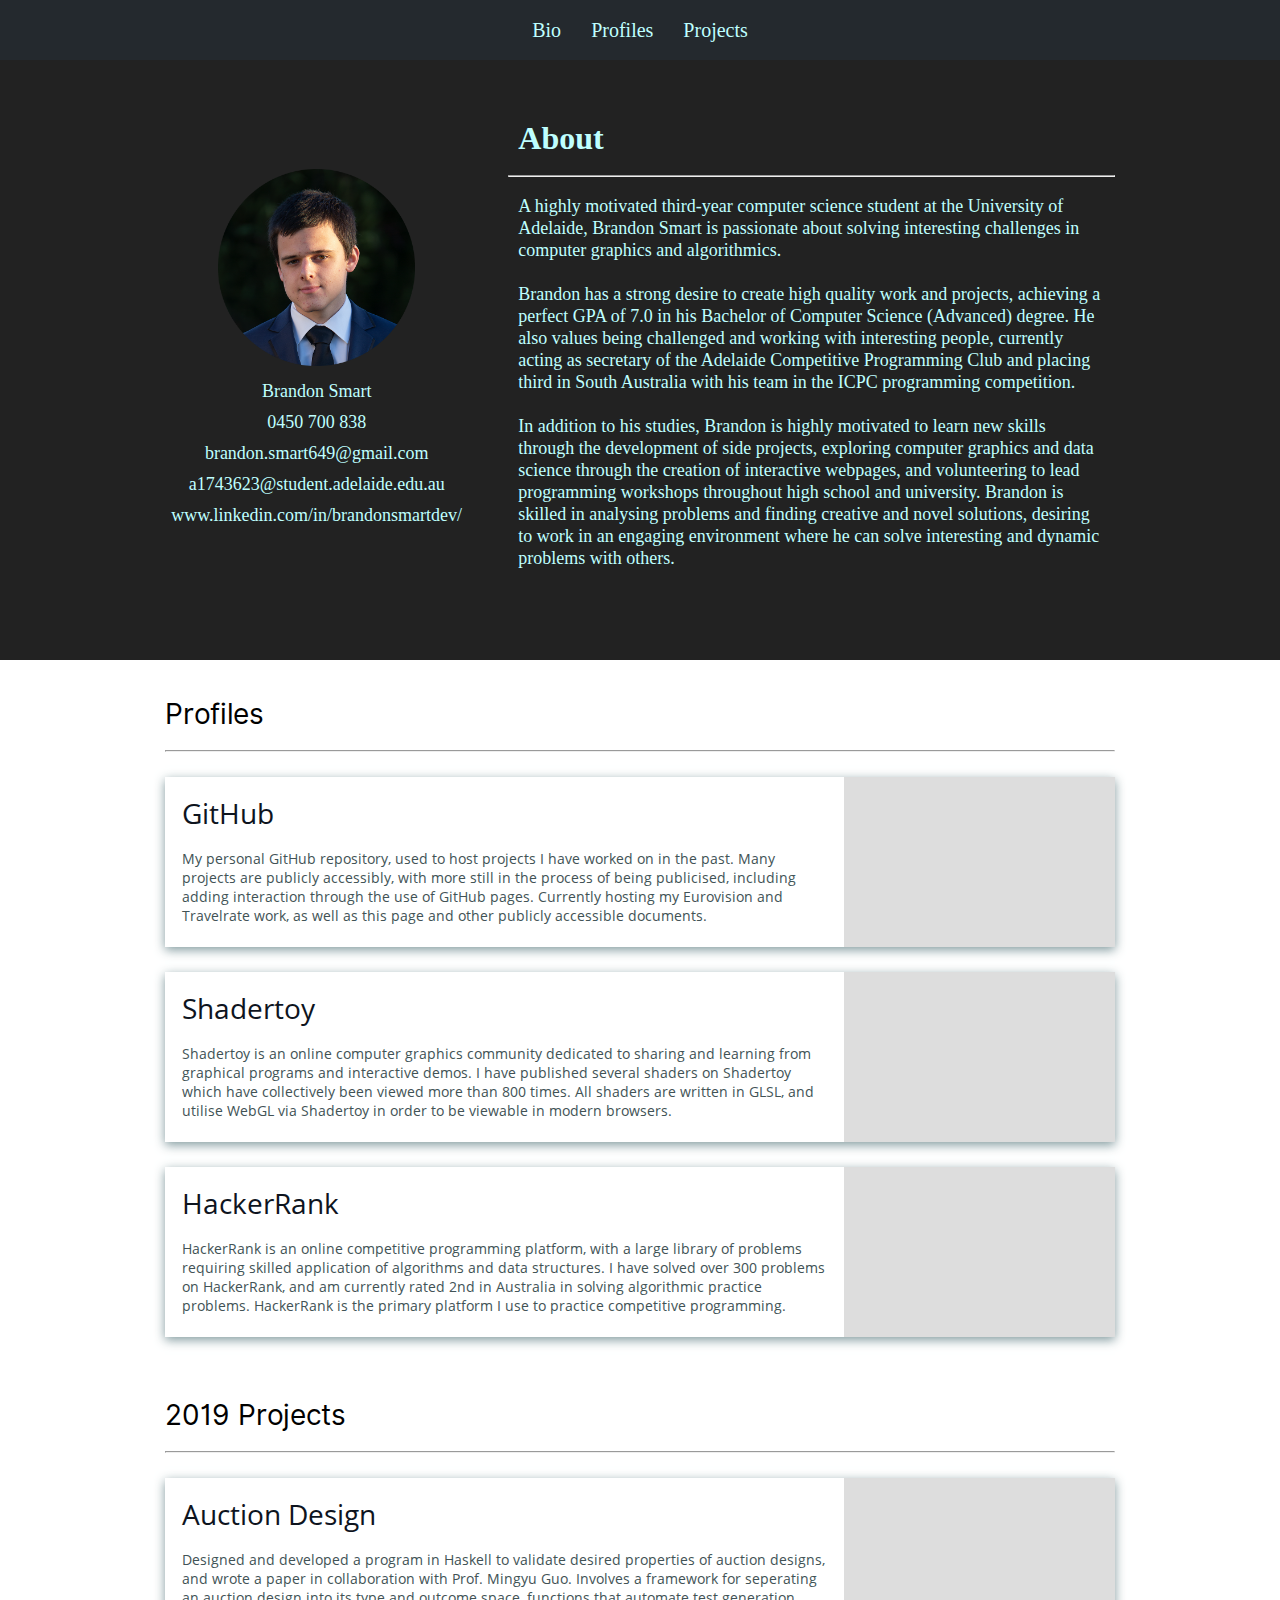
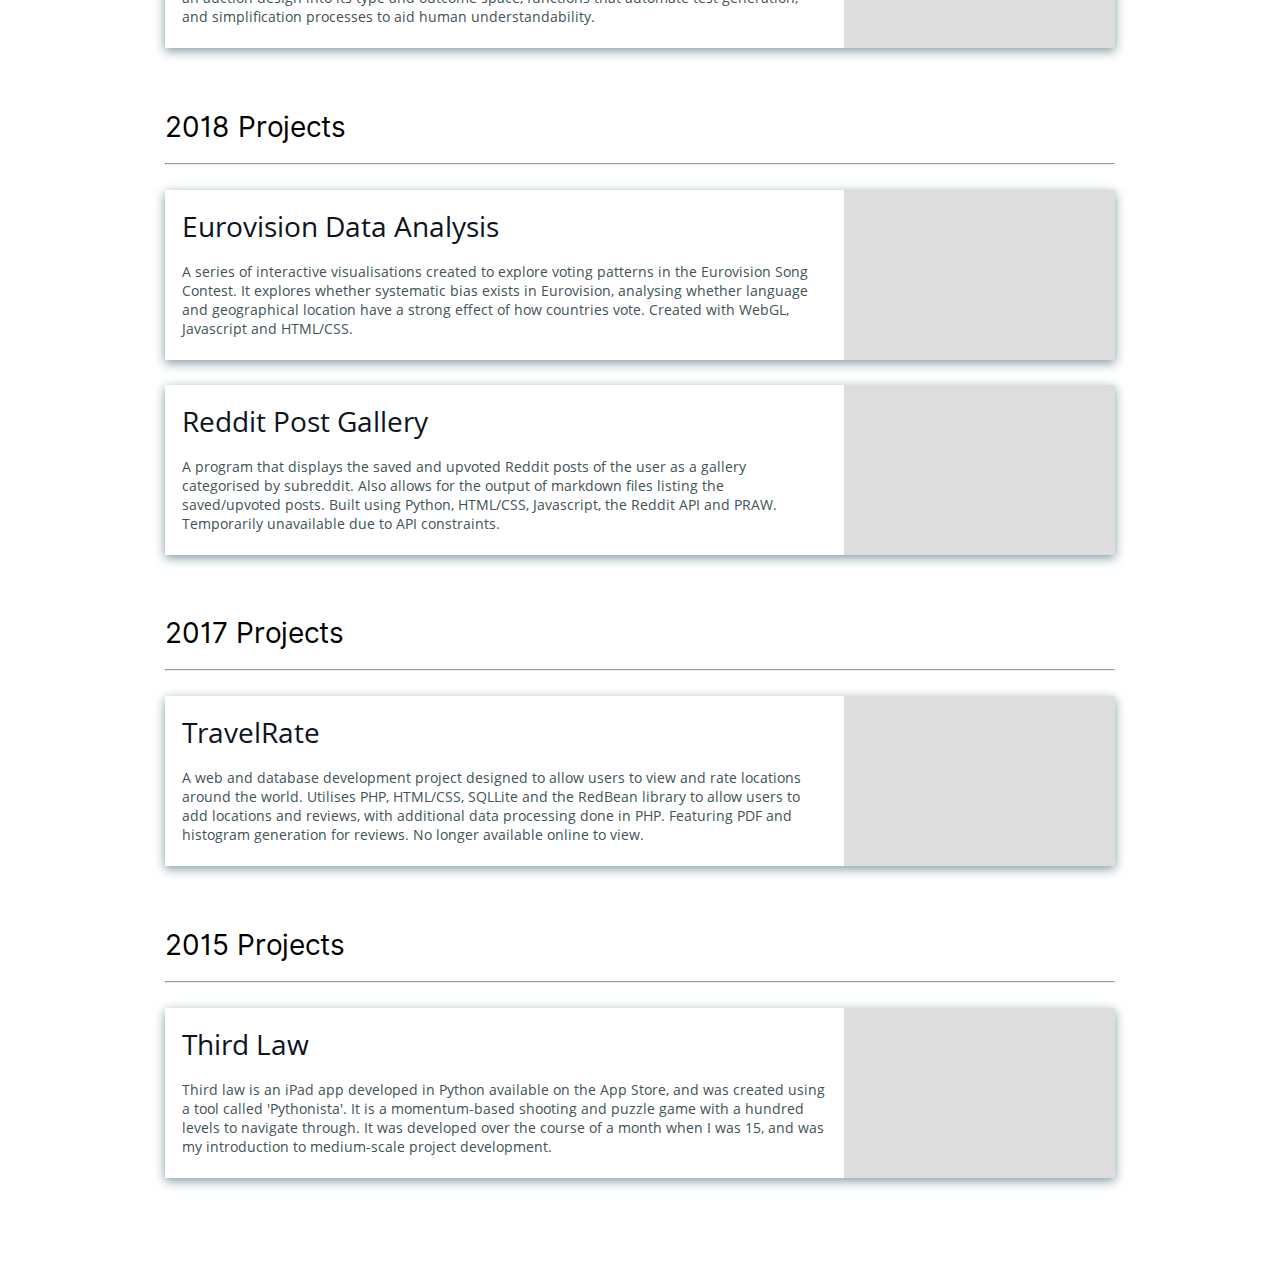
<file: index.html>
<!DOCTYPE html>
<html lang="en">
	<head>
		<meta charset="utf-8" />
		<link rel="stylesheet" type="text/css" href="resume_style.css">
		<title>Brandon Smart - Bio</title>
	</head>
	<body>

		<!-- Header -->

		<div id="header">
			<div id="headerLinkContainer">
				<a href="#bio"><div class="headerLink">Bio</div></a>
				<!-- <a href="#resume"><div class="headerLink">Resume</div></a> -->
				<a href="#profiles"><div class="headerLink">Profiles</div></a>
				<a href="#projects"><div class="headerLink">Projects</div></a>
				<!-- <div class="headerLink">Resume</div>
				<div class="headerLink">Profiles</div>
				<div class="headerLink">Projects</div> -->
			</div>
		</div>

		<!-- Bio Block -->
		<div id="bio">
			<div id="bioInfoBlock">
				<div id="bioProfile">
					<img id="bioProfileImage" src="Images/profile.png" alt="Image failed to load">
					<p class="bioProfileText"></p>
					<p class="bioProfileText">Brandon Smart</p>
					<p class="bioProfileText">0450 700 838</p>
					<p class="bioProfileText">brandon.smart649@gmail.com</p>
					<p class="bioProfileText">a1743623@student.adelaide.edu.au</p>
					<p class="bioProfileText">www.linkedin.com/in/brandonsmartdev/</p>
					<p class="bioProfileText"></p>
					<p class="bioProfileText"></p>
					
				</div>
				<div id="bioDescription">
					<h1 id="bioDescriptionHeading">About</h1>
					<hr id="bioDescriptionRule">
					<p id="bioDescriptionParagraph">
					A highly motivated third-year computer science student at the University of Adelaide, Brandon Smart is passionate about solving interesting challenges in computer graphics and algorithmics.
					<br />
					<br />
					Brandon has a strong desire to create high quality work and projects, achieving a perfect GPA of 7.0 in his Bachelor of Computer Science (Advanced) degree. He also values being challenged and working with interesting people, currently acting as secretary of the Adelaide Competitive Programming Club and placing third in South Australia with his team in the ICPC programming competition.
					<br />
					<br />
					In addition to his studies, Brandon is highly motivated to learn new skills through the development of side projects, exploring computer graphics and data science through the creation of interactive webpages, and volunteering to lead programming workshops throughout high school and university. Brandon is skilled in analysing problems and finding creative and novel solutions, desiring to work in an engaging environment where he can solve interesting and dynamic problems with others.
				</div>
			</div>
		</div>

		<br>

		<!-- Link Block -->
		<div id="linkBlock">

			<!-- Resume -->
			<!-- <a href="page.html" id="resume">
				<div class="linkItem">
					<div class="linkInfo">
						<h1 class="linkItemHeading">Resume</h1>
						<p class="linkItemParagraph">The most recent version of my resume can be found here. It includes my education experience, extra-curricular activity, side projects and key skills. A tailored version highlighted skills in desired areas is available upon request.</p>
					</div>
					<div class="linkImage"></div>
				</div>
			</a>
			<br> -->

			<!-- Profiles -->
			<h1 class="linkListHeading" id="profiles">Profiles</h1>
			<hr>
			<a href="https://github.com/brandonsmartdev/">
				<div class="linkItem">
					<div class="linkInfo">
						<h1 class="linkItemHeading">GitHub</h1>
						<p class="linkItemParagraph">My personal GitHub repository, used to host projects I have worked on in the past. Many projects are publicly accessibly, with more still in the process of being publicised, including adding interaction through the use of GitHub pages. Currently hosting my Eurovision and Travelrate work, as well as this page and other publicly accessible documents.</p>
					</div>
					<div class="linkImage"></div>
				</div>
			</a>
			<a href="https://www.shadertoy.com/user/Elyxian">
				<div class="linkItem">
					<div class="linkInfo">
						<h1 class="linkItemHeading">Shadertoy</h1>
						<p class="linkItemParagraph">Shadertoy is an online computer graphics community dedicated to sharing and learning from graphical programs and interactive demos. I have published several shaders on Shadertoy which have collectively been viewed more than 800 times. All shaders are written in GLSL, and utilise WebGL via Shadertoy in order to be viewable in modern browsers.</p>
					</div>
					<div class="linkImage"></div>
				</div>
			</a>
			<a href="https://www.hackerrank.com/brandonsmart">
				<div class="linkItem">
					<div class="linkInfo">
						<h1 class="linkItemHeading">HackerRank</h1>
						<p class="linkItemParagraph">HackerRank is an online competitive programming platform, with a large library of problems requiring skilled application of algorithms and data structures. I have solved over 300 problems on HackerRank, and am currently rated 2nd in Australia in solving algorithmic practice problems. HackerRank is the primary platform I use to practice competitive programming.</p>
					</div>
					<div class="linkImage"></div>
				</div>
			</a>
			<br>
			
			<!-- 2019 Projects -->
			<h1 class="linkListHeading" id="projects">2019 Projects</h1>
			<hr>
			<a href="auction-2018.pdf">
				<div class="linkItem">
					<div class="linkInfo">
						<h1 class="linkItemHeading">Auction Design</h1>
						<p class="linkItemParagraph">Designed and developed a program in Haskell to validate desired properties of auction designs, and wrote a paper in collaboration with Prof. Mingyu Guo. Involves a framework for seperating an auction design into its type and outcome space, functions that automate test generation, and simplification processes to aid human understandability. </p>
					</div>
					<div class="linkImage"></div>
				</div>
			</a>
			<br>

			<!-- 2018 Projects -->
			<h1 class="linkListHeading" id="projects">2018 Projects</h1>
			<hr>
			<a href="https://brandonsmartdev.github.io/eurovision/">
				<div class="linkItem">
					<div class="linkInfo">
						<h1 class="linkItemHeading">Eurovision Data Analysis</h1>
						<p class="linkItemParagraph">A series of interactive visualisations created to explore voting patterns in the Eurovision Song Contest. It explores whether systematic bias exists in Eurovision, analysing whether language and geographical location have a strong effect of how countries vote. Created with WebGL, Javascript and HTML/CSS.</p>
					</div>
					<div class="linkImage"></div>
				</div>
			</a>
			<!-- <a href="http://www.google.com"> -->
				<div class="linkItem">
					<div class="linkInfo">
						<h1 class="linkItemHeading">Reddit Post Gallery</h1>
						<p class="linkItemParagraph">A program that displays the saved and upvoted Reddit posts of the user as a gallery categorised by subreddit. Also allows for the output of markdown files listing the saved/upvoted posts. Built using Python, HTML/CSS, Javascript, the Reddit API and PRAW. Temporarily unavailable due to API constraints.</p>
					</div>
					<div class="linkImage"></div>
				</div>
			<!-- </a> -->
			<br>

			<!-- 2017 Projects -->
			<h1 class="linkListHeading">2017 Projects</h1>
			<hr>
			<!-- <a href="http://www.google.com"> -->
				<div class="linkItem">
					<div class="linkInfo">
						<h1 class="linkItemHeading">TravelRate</h1>
						<p class="linkItemParagraph">A web and database development project designed to allow users to view and rate locations around the world. Utilises PHP, HTML/CSS, SQLLite and the RedBean library to allow users to add locations and reviews, with additional data processing done in PHP. Featuring PDF and histogram generation for reviews. No longer available online to view.</p>
					</div>
					<div class="linkImage"></div>
				</div>
			<!-- </a> -->
			<br>

			<!-- 2015 Projects -->
			<h1 class="linkListHeading">2015 Projects</h1>
			<hr>
			<a href="https://itunes.apple.com/US/app/id1054853024">
				<div class="linkItem">
					<div class="linkInfo">
						<h1 class="linkItemHeading">Third Law</h1>
						<p class="linkItemParagraph">Third law is an iPad app developed in Python available on the App Store, and was created using a tool called 'Pythonista'. It is a momentum-based shooting and puzzle game with a hundred levels to navigate through. It was developed over the course of a month when I was 15, and was my introduction to medium-scale project development.</p>
					</div>
					<div class="linkImage"></div>
				</div>
			</a>
			<br>

		</div>
		
		<!-- Padding at bottom of page -->
		<br><br><br>

	</body>
</html>
</file>
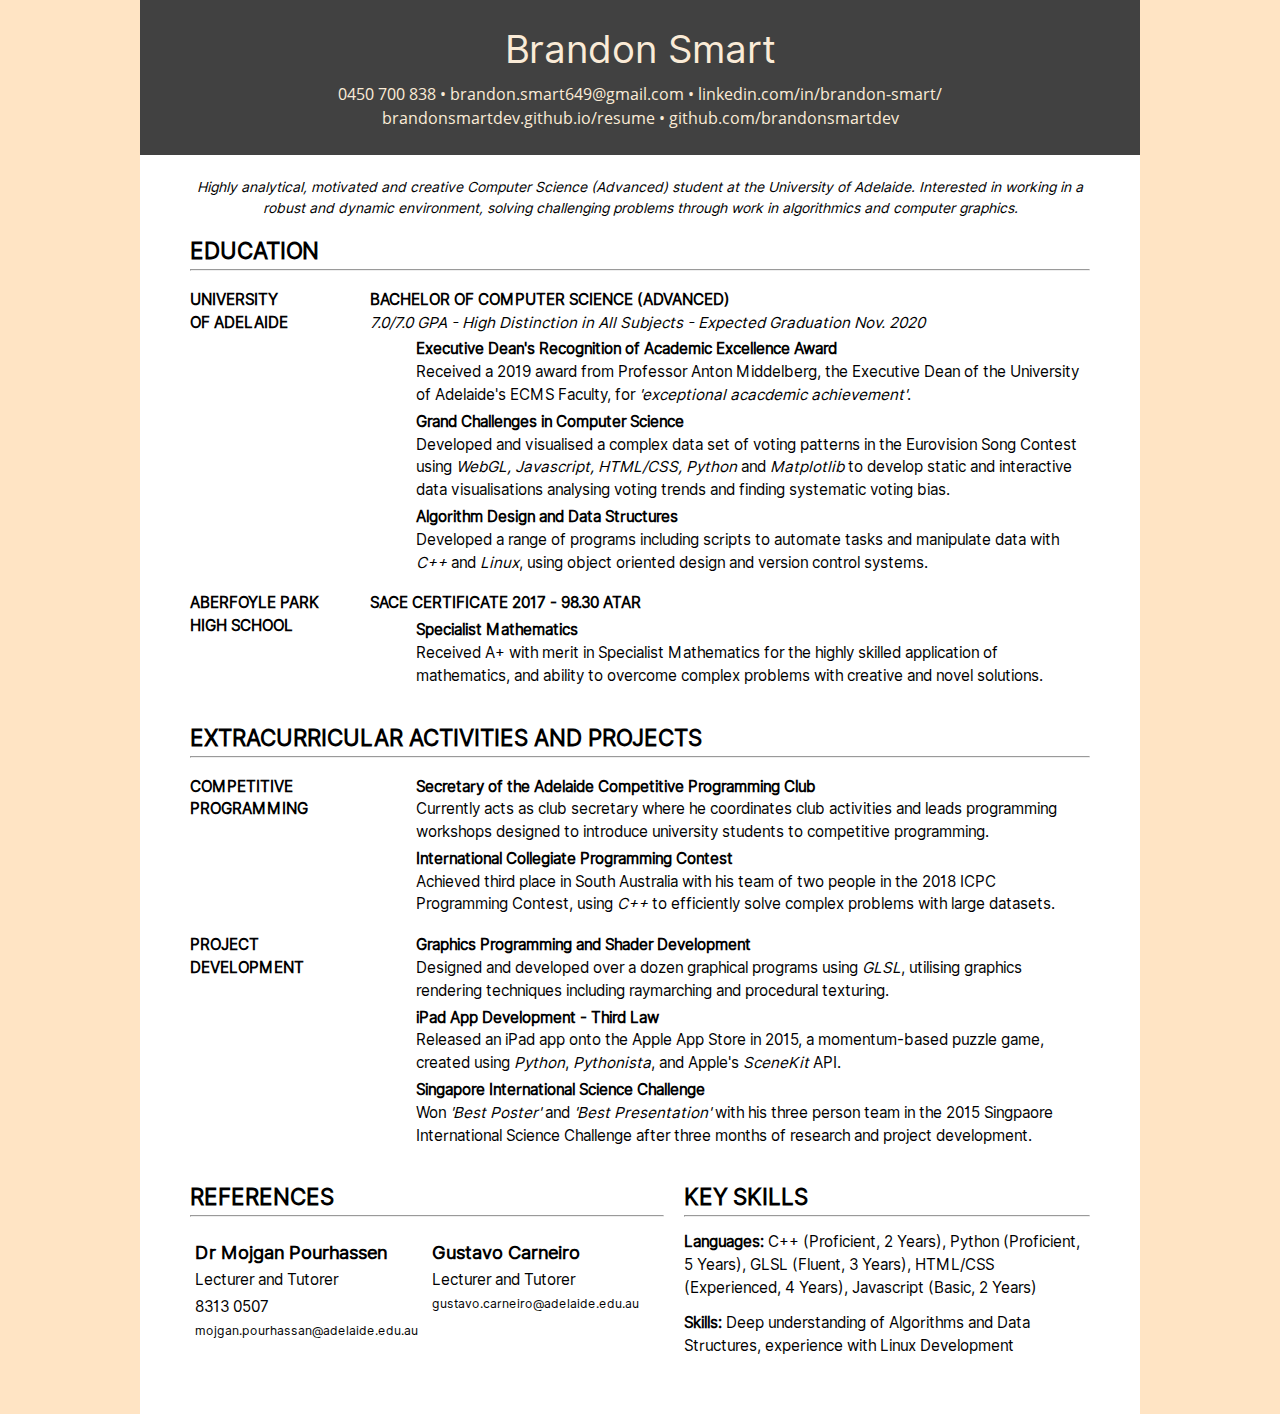
<file: page.html>
<!DOCTYPE html>
<html lang="en">
	<head>
		<meta charset="utf-8" />
		<link rel="stylesheet" type="text/css" href="page_style.css">
		<title>Brandon Smart - Resume</title>
	</head>
	<body>

		<div id="page">

			<!-- Bio Block -->
			<div id="bio">
				<div id="bioName">Brandon Smart</div>
				<div class="bioInfo">0450 700 838 • brandon.smart649@gmail.com • linkedin.com/in/brandon-smart/</div>
				<div class="bioInfo">brandonsmartdev.github.io/resume • github.com/brandonsmartdev</div>
			</div>

			<!-- Main Block -->
			<div id="mainBlock">

				<i id="introText">Highly analytical, motivated and creative Computer Science (Advanced) student at the University of Adelaide. Interested in working in a robust and dynamic environment, solving challenging problems through work in algorithmics and computer graphics.</i>

				<!-- <br /> -->
				<br />

				<h1 class="sectionHeading">EDUCATION</h1>
				<hr class="sectionRule"/>
				<div class="infoSection">
					<div class="leftText"><b>UNIVERSITY<br />OF ADELAIDE</b></div>
					<div class="rightText">
						<b>BACHELOR OF COMPUTER SCIENCE (ADVANCED)</b><br />
						<i>7.0/7.0 GPA - High Distinction in All Subjects - Expected Graduation Nov. 2020</i>
						<div class="indentedRightText">
							<div class="indentedMargin"></div>
							<b>Executive Dean's Recognition of Academic Excellence Award</b><br />
							Received a 2019 award from Professor Anton Middelberg, the Executive Dean of the University of Adelaide's ECMS Faculty, for <i>'exceptional acacdemic achievement'</i>.
						</div>
						<div class="indentedRightText">
							<div class="indentedMargin"></div>
							<b>Grand Challenges in Computer Science</b><br />
							Developed and visualised a complex data set of voting patterns in the Eurovision Song Contest using <i>WebGL, Javascript, HTML/CSS, Python </i> and <i>Matplotlib</i> to develop static and interactive data visualisations analysing voting trends and finding systematic voting bias.<br />
						</div>
						<div class="indentedRightText">
							<div class="indentedMargin"></div>
							<b>Algorithm Design and Data Structures</b><br />
							Developed a range of programs including scripts to automate tasks and manipulate data with <i>C++</i> and <i>Linux</i>, using object oriented design and version control systems.
						</div>
					</div>
				</div>
				<div class="infoSection">
					<div class="leftText"><b>ABERFOYLE PARK HIGH SCHOOL</b></div>
					<div class="rightText">
						<b>SACE CERTIFICATE 2017 - 98.30 ATAR</b><br />
						<div class="indentedRightText">
							<div class="indentedMargin"></div>
							<b>Specialist Mathematics</b><br />
							Received A+ with merit in Specialist Mathematics for the highly skilled application of mathematics, and ability to overcome complex problems with creative and novel solutions.<br />
						</div>
					</div>
				</div>
				
				<br />
				<br />

				<h1 class="sectionHeading">EXTRACURRICULAR ACTIVITIES AND PROJECTS</h1>
				<hr class="sectionRule"/>
				<div class="infoSection">
					<div class="leftText"><b>COMPETITIVE PROGRAMMING</b></div>
					<div class="rightText">
						<div class="indentedRightText">
							<b>Secretary of the Adelaide Competitive Programming Club</b><br />
							Currently acts as club secretary where he coordinates club activities and leads programming workshops designed to introduce university students to competitive programming.
						</div>
						<div class="indentedRightText">
							<div class="indentedMargin"></div>
							<b>International Collegiate Programming Contest</b><br />
							Achieved third place in South Australia with his team of two people in the 2018 ICPC Programming Contest, using <i>C++</i> to efficiently solve complex problems with large datasets.
						</div>
					</div>
				</div>
				<div class="infoSection">
					<div class="leftText"><b>PROJECT DEVELOPMENT</b></div>
					<div class="rightText">
						<div class="indentedRightText">
							<!-- <div class="indentedMargin"></div> -->
							<b>Graphics Programming and Shader Development</b><br />
							Designed and developed over a dozen graphical programs using <i>GLSL</i>, utilising graphics rendering techniques including raymarching and procedural texturing.
						</div>
						<div class="indentedRightText">
							<div class="indentedMargin"></div>
							<b>iPad App Development - Third Law</b><br />
							Released an iPad app onto the Apple App Store in 2015, a momentum-based puzzle game, created using <i>Python</i>, <i>Pythonista</i>, and Apple's <i>SceneKit</i> API.
						</div>
						<div class="indentedRightText">
							<div class="indentedMargin"></div>
							<b>Singapore International Science Challenge</b><br />
							Won <i>'Best Poster'</i> and <i>'Best Presentation'</i> with his three person team in the 2015 Singpaore International Science Challenge after three months of research and project development.
						</div>
					</div>
				</div>

				<br />
				<br />
					
				<div id="bottomBlock">
					<div id="references">
						<h1 class="sectionHeading">REFERENCES</h1>
						<hr class="sectionRule"/>
							<!-- Additional contact information available upon request -->
						<!-- <div class="indentedMargin"></div> -->
						<!-- <div class="indentedMargin"></div> -->
						<div class="indentedMargin"></div>
						<div id="referencesBlock">
							<div class="reference">
								<h1>Dr Mojgan Pourhassen</h1>
								Lecturer and Tutorer<br />
								<div class="indentedMargin"></div>
								<!-- (08) 8313 4891<br /> -->
								8313 0507<br />
								<span class="email">mojgan.pourhassan@adelaide.edu.au</span>
							</div>
							<div class="reference">
								<h1>Gustavo Carneiro</h1>
								Lecturer and Tutorer<br />
								<!-- (08) 8313 4891<br /> -->
								<span class="email">gustavo.carneiro@adelaide.edu.au</span>
								
							</div>
						</div>
					</div>
					<div id="keySkills">
						<h1 class="sectionHeading">KEY SKILLS</h1>
						<hr class="sectionRule"/>
						<div class="indentedMargin"></div>
						<!-- <br /> -->
						<div class="skillsSection">
							<!-- <div class="indentedMargin"></div> -->
							<b>Languages:</b> C++ (Proficient, 2 Years), Python (Proficient, 5 Years), GLSL (Fluent, 3 Years), HTML/CSS (Experienced, 4 Years), Javascript (Basic, 2 Years)<br />
							<div class="indentedMargin"></div>
							<div class="indentedMargin"></div>
							<div class="indentedMargin"></div>
							<b>Skills:</b> Deep understanding of Algorithms and Data Structures, experience with Linux Development<br />
						</div>
					</div>
				</div>
			
			</div>

		</div>

	</body>
</html>
</file>
<file: resume_style.css>
:root {

	/*Header*/
	--header-height: 60px;
	--header-link-margin: 15px;
	--header-font-size: 20px;
	--header-font-color: #bfffff;
	--header-background-color: #24292e;

	/*Bio Block*/
	--bio-height: 600px;
	--bio-background-color: #222222;
	--bio-font-color: #bfffff;
	--bio-section-margin: 20px; /*Note that the actual margin is twice this*/
	--bio-info-block-width: 950px;
	--bio-info-block-height: 500px;

}

/* Fonts */

@font-face {
	font-family: "Open Sans";
	src:url("Fonts/OpenSans/OpenSans-Regular.ttf");
}
@font-face {
	font-family: "InterUI";
	src:url("Fonts/InterUI/Inter (TTF)/Inter-Regular.ttf");
}

/* Basic HTML */

html, body {
	width: 100%;
	margin: 0px;
}

a {
	text-decoration: none;
	outline: 0;
}

img {
	outline: 0;
	border: 0;
}

/* Header */

#header {
	background-color: var(--header-background-color);
	display: block;
	height: var(--header-height);
	width: 100%;
}

#headerLinkContainer {
	display: flex;
	justify-content: center;
	height: var(--header-height);
	margin: auto;
}

.headerLink {
	font-size: var(--header-font-size);
	line-height: var(--header-height);
	display: inline;
	color: var(--header-font-color);
	margin: 0px var(--header-link-margin) 0px var(--header-link-margin);
}

.headerLink:hover {
	opacity: 0.8;
}

/* Bio Block */

#bio {

	display: flex;
	justify-content: center;
	align-items: center;

	width: 100%;
	height: var(--bio-height);
	background-color: var(--bio-background-color);

}

#bioInfoBlock {

	display: flex;

	width: var(--bio-info-block-width);
	height: var(--bio-info-block-height);
	/*background-color: #cccccc;*/

}

#bioProfile {

	display: flex;
	flex-direction: column;
	align-items: center;
	justify-content: center;

	height: 100%;
	flex-grow: 1;
	margin: 0px var(--bio-section-margin) 0px 0px;
	/*background-color: #cccccc;*/
	flex-basis: 0;

}

#bioProfileImage {
	width: 65%;
}

.bioProfileText {
	margin: 0px;
	padding: 5px 0px 5px 0px;
	font-size: 18px;
	color: var(--bio-font-color);
}

#bioDescription {

	height: 100%;
	flex-grow: 2;
	margin: 0px 0px 0px var(--bio-section-margin);
	/*background-color: #cccccc;*/
	flex-basis: 0;

}

#bioDescriptionHeading {
	margin: 0px;
	padding: 10px;
	color: var(--bio-font-color)
}

#bioDescriptionRule {
	/*padding: 10px;*/
	color: var(--bio-font-color)
}

#bioDescriptionParagraph {
	margin: 0px;
	padding: 10px;
	font-size: 18px;
	color: var(--bio-font-color);
	line-height: 22px;
}

/* Link Block */

#linkBlock {
	width: 950px;
	margin: auto;
}

.linkListHeading {
	font-family: "InterUI", sans-serif;
	font-weight: 400;
	font-size: 28px;
}

.linkItem {
	display: flex;
	width: 100%;
	height: 170px;
	box-shadow: 0 3px 10px 0 rgba(115,143,147,.9);
	margin: 25px 0px 25px 0px;
}

a:hover .linkItem .linkInfo .linkItemHeading {
	color: #1ba94c;
}

.linkInfo {
	flex-grow: 5;
	flex-basis: 0;
}

.linkImage {
	flex-grow: 2;
	background-color: #dddddd;
	flex-basis: 0;
	/*border-left: 2px solid black;*/
}

.linkItemHeading {
	font-family: "Open Sans", sans-serif;
	font-weight: 400;
	font-size: 28px;
	color: #0e141e;
	margin: 17px 17px 17px 17px;
}

.linkItemParagraph {
	font-family: "Open Sans", sans-serif;
	font-weight: 400;
	font-size: 14px;
	color: #425356;
	margin: 17px 17px 17px 17px;
}
</file>
<file: page_style.css>
:root {

	/*Bio Block*/
	--bio-height: 155px;

}

/* Fonts */

@font-face {
	font-family: "Open Sans";
	src:url("Fonts/OpenSans/OpenSans-Regular.ttf");
}
@font-face {
	font-family: "InterUI";
	src:url("Fonts/InterUI/Inter (TTF)/Inter-Regular.ttf");
}

/* Basic HTML */

html, body {
	width: 100%;
	margin: 0px;
	background-color: bisque;
}

a {
	text-decoration: none;
	outline: 0;
}

img {
	outline: 0;
	border: 0;
}

#page {
	width: 1000px;
	height: 1414px;
	background-color: white;
	overflow: none;
	/*margin: 50px auto 50px auto;*/
	margin: 0px auto 0px auto;
}

/* Bio Block */

#bio {

	display: flex;
	flex-direction: column;
	justify-content: center;
	align-items: center;

	width: 100%;
	height: var(--bio-height);
	background-color: #414141;

}

#bioName {

	font-family: "InterUI", sans-serif;
	font-size: 2.4em;
	font-weight: 400;

	margin: 0px 0px 10px 0px;
	color: antiquewhite;

}

.bioInfo {

	font-family: "Open Sans", sans-serif;
	font-size: 1.0em;
	line-height: 1.5em;

	margin: 0px 0px 0px 0px;
	color: antiquewhite;

}

/* Main Block */

#mainBlock {
	width: 90%;
	margin: 22px auto 0px auto;
}

#introText {
	display: block;
	margin: 0px 0px 0px 0px;
	font-family: "InterUI", sans-serif;
	/*font-size: 0.95em;*/
	font-size: 0.87em;
	line-height: 1.5em;
	text-align: center;
}

.sectionHeading {
	font-family: "InterUI", sans-serif;
	font-size: 1.4em;
	margin: 0px 0px 5px 0px;
}

.sectionRule {
	margin: 5px 0px 0px 0px;
}

.infoSection {
	display: flex;
	flex-direction: row;
	margin: 18px 0px 0px 0px;

	font-family: "InterUI", sans-serif;
	font-size: 0.95em;
	line-height: 1.5em;
}

.leftText {
	flex-grow: 2;
	flex-basis: 0;
	margin-right: 20px;
}

.rightText {
	flex-grow: 9;
	flex-basis: 0;
}

.indentedRightText {
	margin: 0px 0px 0px 0px;
	padding-left: 3em;
}

.indentedMargin {
	height: 4px;
}

#bottomBlock {
	display: flex;
	flex-direction: row;
}

#references {
	flex-basis: 0;
	flex-grow: 7;

	margin: 0px 10px 0px 0px;
}

#referencesBlock {
	display: flex;
	flex-direction: row;
}

.reference {
	flex-basis: 0;
	flex-grow: 1;
	margin: 5px 5px 5px 5px;

	font-family: "InterUI", sans-serif;
	font-size: 0.95em;
	line-height: 1.5em;
}

.reference h1 {
	font-size: 1.2em;
	margin: 15px 0px 5px 0px;
}

#keySkills {
	flex-basis: 0;
	flex-grow: 6;

	margin: 0px 0px 0px 10px;
}

#skills {
	font-family: "InterUI", sans-serif;
	font-size: 0.95em;
	line-height: 1.5em;
}

.skillsSection {
	/*display: flex;*/
	/*flex-direction: row;*/
	margin: 10px 0px 0px 0px;

	font-family: "InterUI", sans-serif;
	font-size: 0.95em;
	line-height: 1.5em;
}

.email {
	font-size: 0.8em;
}
</file>
